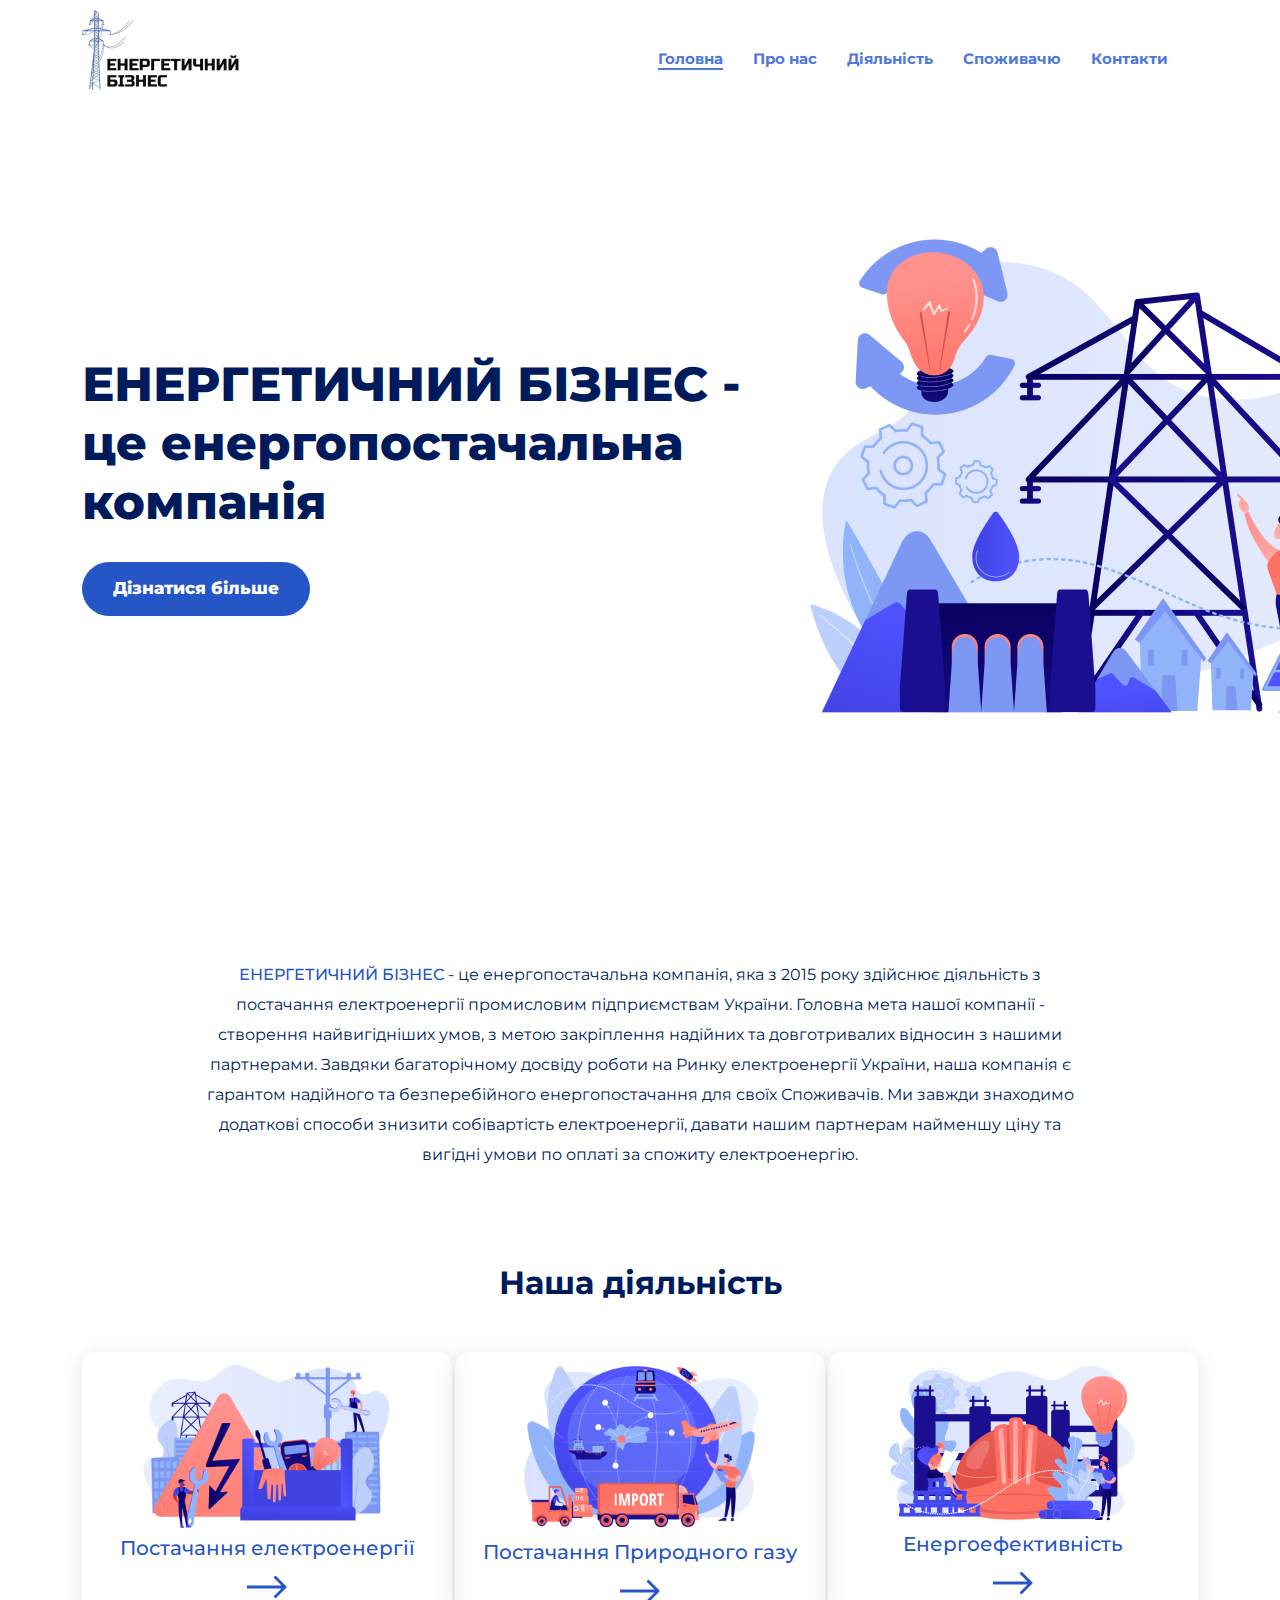
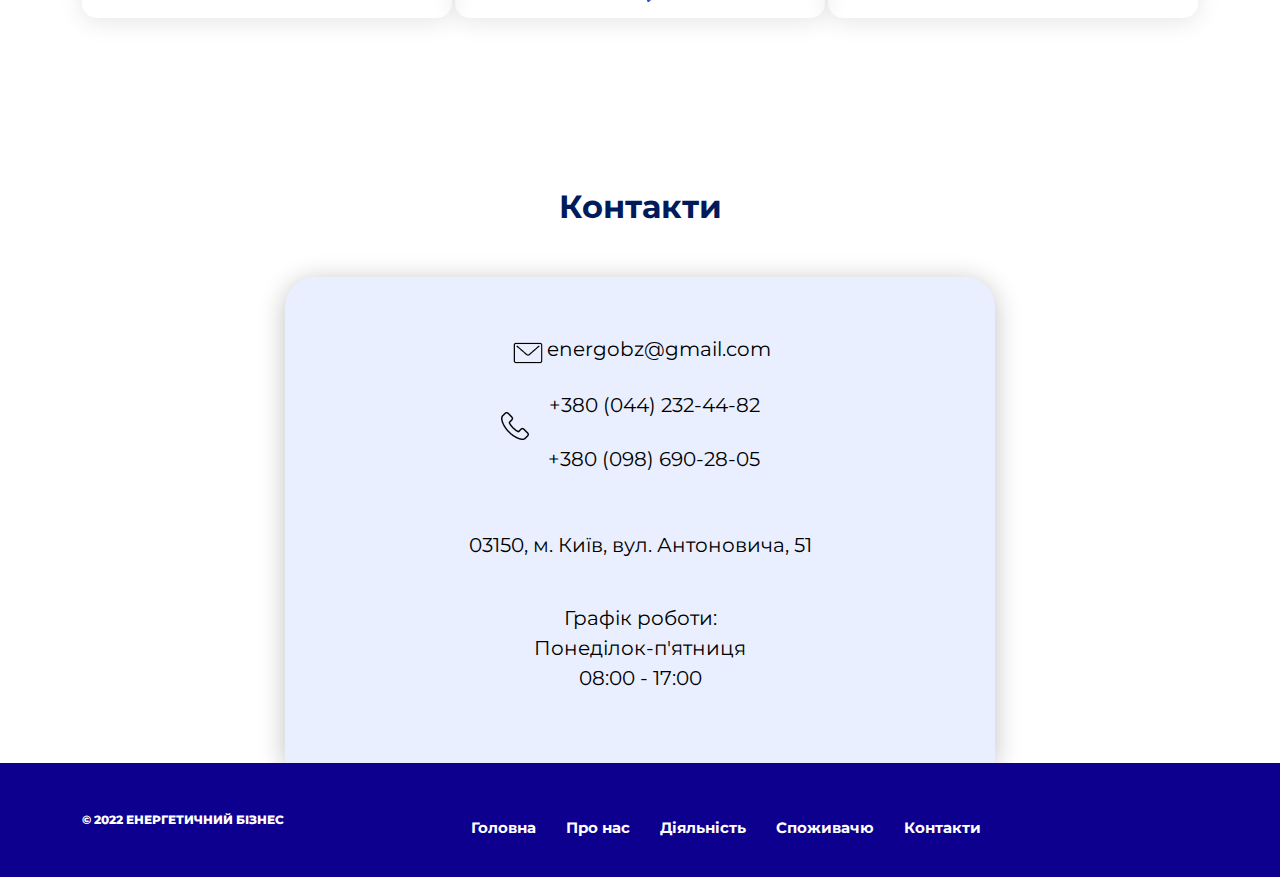
<file: index.html>
<!DOCTYPE html>
<html lang="ua">
  <head>
    <meta charset="UTF-8">
    <meta http-equiv="X-UA-Compatible" content="IE=edge">
    <meta name="viewport" content="width=device-width, initial-scale=1.0">
    <title>ЕНЕРГЕТИЧНИЙ БІЗНЕС</title>
    <link rel="preconnect" href="https://fonts.googleapis.com">
    <link rel="preconnect" href="https://fonts.gstatic.com" crossorigin>
    <link href="https://fonts.googleapis.com/css2?family=Montserrat:wght@400;500;600;700;800&display=swap" rel="stylesheet">

    <link rel="stylesheet" href="css/bootstrap.min.css">
    <link rel="stylesheet" href="css/afteranimate.css">
    <link rel="stylesheet" href="css/animate.css">
    <link rel="stylesheet" href="css/main.css">
</head>
<body>
  <!--header-->
  <header class="header" id="header">
      <div class="container">
        <div class="d-flex align-items-center justify-content-between">
            <a href="#" class="logo animated fadeInDown">
              <img src="img/logo.png" alt="">
            </a>
  
  
          <!--menu-->
  
  
          <ul class="menu d-none d-lg-flex align-items-center">
            <li class="menu__item">
              <a href="#home" class="menu__item_link menu__active">
                Головна
              </a>
            </li>
            <li class="menu__item">
              <a href="about.html" class="menu__item_link">
                Про нас
              </a>
            </li>
            <li class="dropdown menu__item_link">
              <a href="#activity" class="dropbtn menu__item_link">Діяльність</a>
              <div class="dropdown-content">
                <a href="energy.html">Постачання електроенергії</a>
                <a href="#">Постачання Природного газу</a>
                <a href="#">Енергоефективність</a>
              </div>
            </li>
            <li class="menu__item">
              <a href="#snake-section" class="menu__item_link">
                Споживачю
              </a>
            </li>
            <li class="menu__item">
              <a href="#contact" class="menu__item_link">
                Контакти
              </a>
            </li>
          </ul>
  
          <div class="burger animated fadeInRight">
            <ul class="menu_burger">
              <li class="menu__item_burger">
                <a href="#home" class="menu__item_link_burger">
                  Головна
                </a>
              </li>
              <li class="menu__item_burger">
                <a href="index.html" class="menu__item_link_burger">
                  Про нас
                </a>
              </li>
              <li class="menu__item_burger">
                <a href="#activity" class="menu__item_link_burger">
                  Діяльність
                </a>
              </li>
                

              <li class="menu__item_burger">
                <a class="menu__item_dropdown" href="energy.html">
                  Постачання електроенергії
                </a>
              </li>
              <li class="menu__item_burger">
                <a class="menu__item_dropdown" href="#">Постачання Природного газу</a>
              </li>
              <li class="menu__item_burger">
                <a class="menu__item_dropdown" href="#">Енергоефективність</a>
              </li>

              <li class="menu__item_burger">
                <a href="#portfolio-section" class="menu__item_link_burger">
                  Споживачю
                </a>
              </li>
              <li class="menu__item_burger">
                <a href="#contact" class="menu__item_link_burger">
                  Контакти
                </a>
              </li>
            </ul>
          </div>
          <button class="burger-btn" type="button">
            <span></span>
          </button>
        </div>
      </div>
  </header>
  <!--header-->
<section class="home-header">
    <div class="container">
      <div class="d-flex cont align-items-center">
        <div class="wrap">
          <h2 class="wrap__title">
            ЕНЕРГЕТИЧНИЙ БІЗНЕС - це енергопостачальна компанія
          </h2>
          <a href="#info" class="butn wrap__btn animated fadeInDown">
            Дізнатися більше
          </a>
        </div>
        <img class="home-img" src="img/home-header.png" alt="">
      </div>
    </div>
</section>
<section id="info">
  <div class="container">
    <p class="energy-business">
      <span class="energy-business_color">ЕНЕРГЕТИЧНИЙ БІЗНЕС</span> - це енергопостачальна компанія, яка з 2015 року здійснює діяльність з постачання електроенергії промисловим підприємствам України.
      Головна мета нашої компанії - створення найвигідніших умов, з метою закріплення надійних та довготривалих відносин з нашими партнерами.
      Завдяки багаторічному досвіду роботи на Ринку електроенергії України, наша компанія є гарантом надійного та безперебійного енергопостачання для своїх Споживачів.
      Ми завжди знаходимо додаткові способи знизити собівартість електроенергії, давати нашим партнерам найменшу ціну та вигідні умови по оплаті за спожиту електроенергію.
    </p>
    <h2 class="energy-title title" id="activity">
      Наша діяльність
    </h2>
    <div class="cart d-flex justify-content-between">
      <a href="energy.html" class="cart__item">
        <img class="cart__item_img" src="img/providenergy.png" alt="">
        <h3 class="cart__title">
          Постачання електроенергії
        </h3>
        <img class="cart__item_arrow" src="img/Arrow.png" alt="">
      </a>
      <a href="" class="cart__item">
        <img class="cart__item_img" src="img/providegas.png" alt="">
        <h3 class="cart__title">
          Постачання Природного газу
        </h3>
        <img class="cart__item_arrow" src="img/Arrow.png" alt="">
      </a>
      <a href="" class="cart__item">
        <img class="cart__item_img" src="img/efectenergy.png" alt="">
        <h3 class="cart__title">
          Енергоефективність
        </h3>
        <img class="cart__item_arrow" src="img/Arrow.png" alt="">
      </a>
    </div>
  </div>
</section>
<section class="contacts" id="contact">
  <div class="container">
    <h2 class="title">
      Контакти
    </h2>
    <div class="contact">
      <div class="d-flex justify-content-center">
        <img src="img/mail.png" alt="">
        <a class="mail" href="mailto:energobz@gmail.com">energobz@gmail.com</a>
      </div>
      <div class="d-flex justify-content-center align-items-center">
        <img src="img/phone.png" alt="">
        <div class="telephones">
          <a class="tel" href="tel:3800442324482">+380 (044) 232-44-82</a>
          <a class="tel" href="tel:3800986902805">+380 (098) 690-28-05</a>
        </div>
      </div>
      <p class="adress">
        03150, м. Київ, вул. Антоновича, 51
      </p>
      <p class="time">
        Графік роботи: Понеділок-п'ятниця 08:00 - 17:00
      </p>
    </div>
  </div>
</section>
<footer class="footer">
  <div class="container">
    <div class="d-flex align-items-center">
      <a href="" class="footer__logo">© 2022 ЕНЕРГЕТИЧНИЙ БІЗНЕС</a>
      <ul class="footer__menu d-flex align-items-center">
        <li class="menu__item_footer">
          <a href="#home" class="">
            Головна
          </a>
        </li>
        <li class="menu__item_footer">
          <a href="#mybenefits" class="">
            Про нас
          </a>
        </li>
        <li class="menu__item_footer">
          <a href="#activity" class="">Діяльність</a>
        </li>
        <li class="menu__item_footer">
          <a href="#snake-section" class="">
            Споживачю
          </a>
        </li>
        <li class="menu__item_footer">
          <a href="#contact" class="">
            Контакти
          </a>
        </li>
      </ul>
    </div>
  </div>
</footer>
  <script src="js/jquery-3.6.0.min.js">
  </script>
  <script src="js/main.js">
  </script>
  <script src="js/bootstrap.min.js">
  </script>
</body>
</html>
</file>
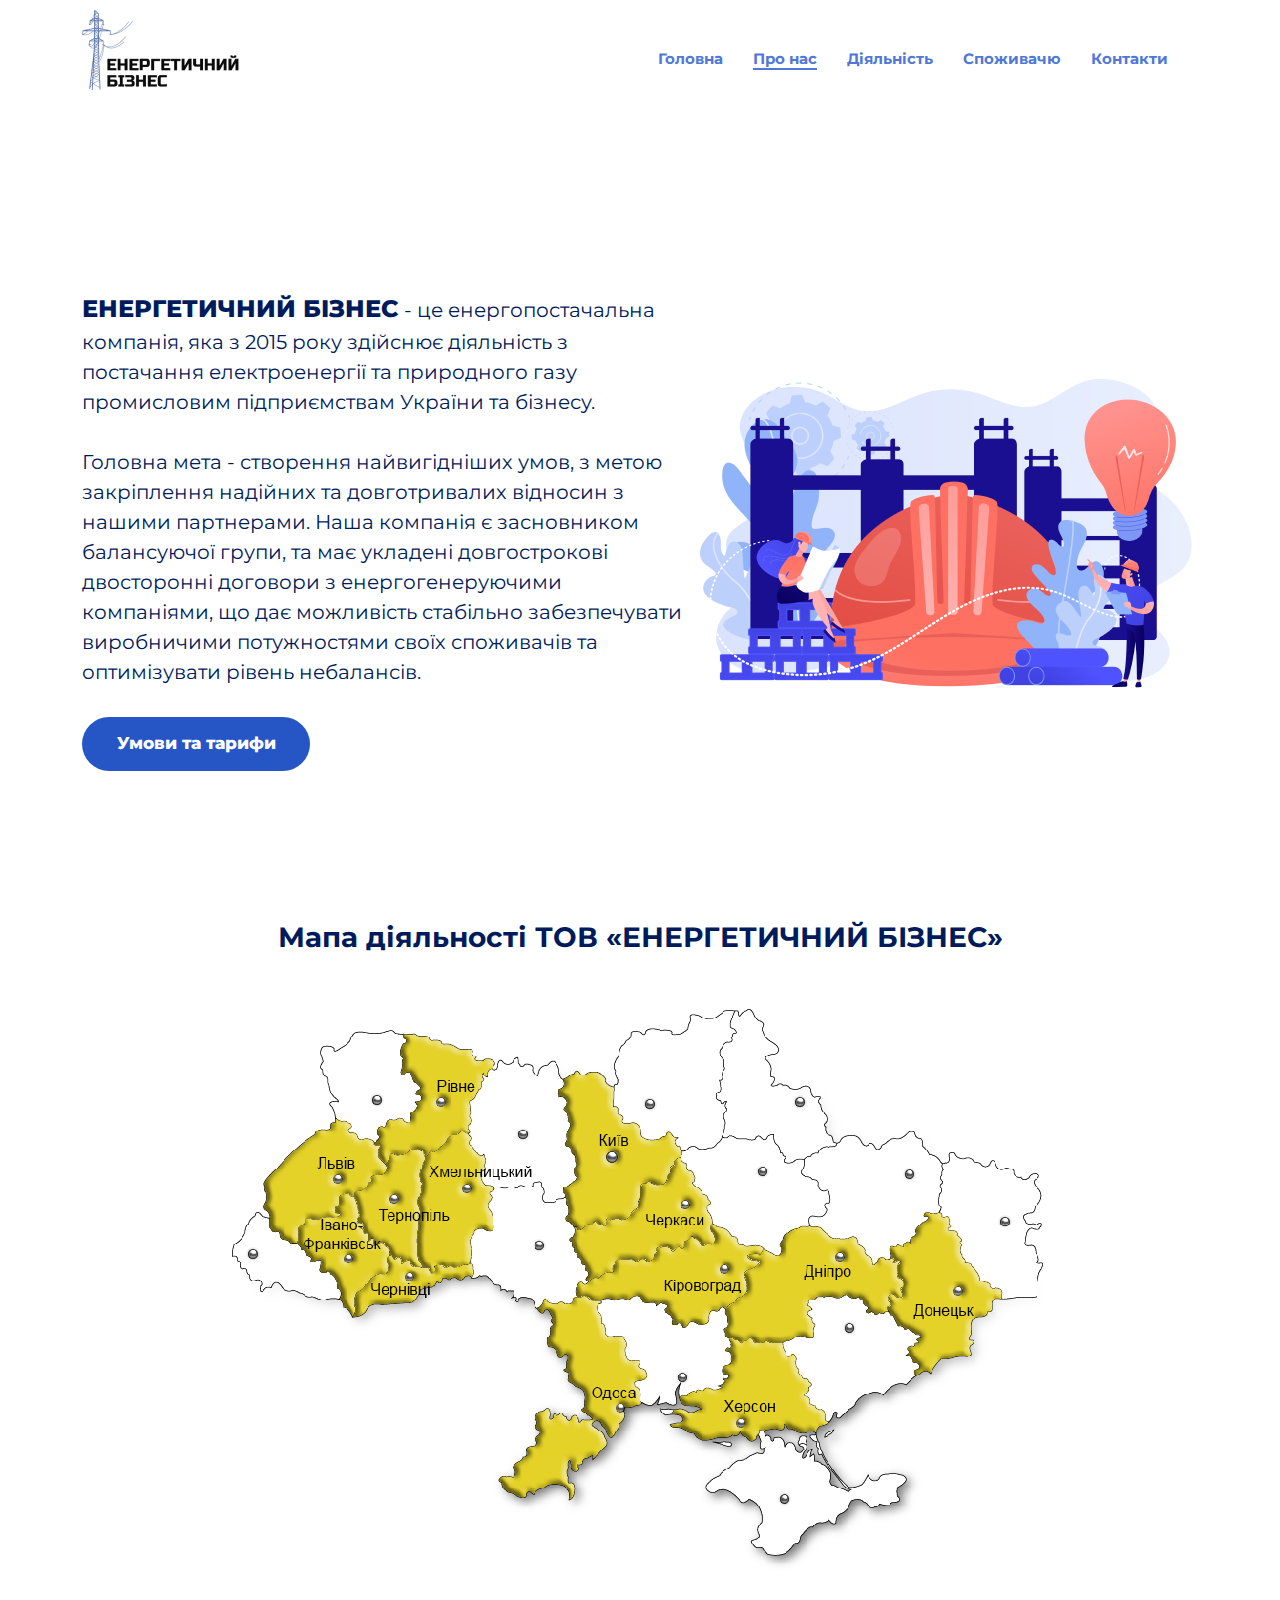
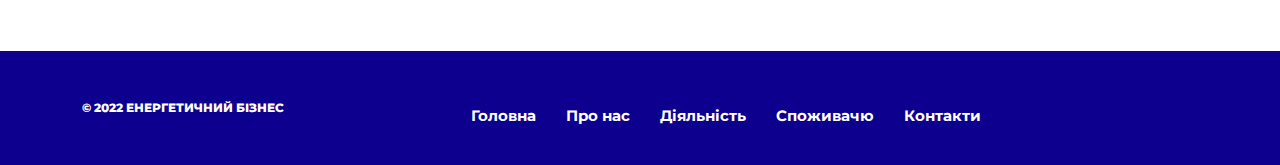
<file: about.html>
<!DOCTYPE html>
<html lang="ua">
  <head>
    <meta charset="UTF-8">
    <meta http-equiv="X-UA-Compatible" content="IE=edge">
    <meta name="viewport" content="width=device-width, initial-scale=1.0">
    <title>ЕНЕРГЕТИЧНИЙ БІЗНЕС</title>
    <link rel="preconnect" href="https://fonts.googleapis.com">
    <link rel="preconnect" href="https://fonts.gstatic.com" crossorigin>
    <link href="https://fonts.googleapis.com/css2?family=Montserrat:wght@400;500;600;700;800&display=swap" rel="stylesheet">

    <link rel="stylesheet" href="css/bootstrap.min.css">
    <link rel="stylesheet" href="css/afteranimate.css">
    <link rel="stylesheet" href="css/animate.css">
    <link rel="stylesheet" href="css/main.css">
</head>
<body>
  <!--header-->
  <header class="header" id="header">
      <div class="container">
        <div class="d-flex align-items-center justify-content-between">
            <a href="#" class="logo animated fadeInDown">
              <img src="img/logo.png" alt="">
            </a>
  
  
          <!--menu-->
  
  
          <ul class="menu d-none d-lg-flex align-items-center">
            <li class="menu__item">
              <a href="index.html" class="menu__item_link">
                Головна
              </a>
            </li>
            <li class="menu__item">
              <a href="about.html" class="menu__item_link menu__active">
                Про нас
              </a>
            </li>
            <li class="dropdown menu__item_link">
              <a href="index.html#activity" class="dropbtn menu__item_link">Діяльність</a>
              <div class="dropdown-content">
                <a href="energy.html">Постачання електроенергії</a>
                <a href="#">Постачання Природного газу</a>
                <a href="#">Енергоефективність</a>
              </div>
            </li>
            <li class="menu__item">
              <a href="#snake-section" class="menu__item_link">
                Споживачю
              </a>
            </li>
            <li class="menu__item">
              <a href="#contact" class="menu__item_link">
                Контакти
              </a>
            </li>
          </ul>
  
          <div class="burger animated fadeInRight">
            <ul class="menu_burger">
              <li class="menu__item_burger">
                <a href="index.html" class="menu__item_link_burger">
                  Головна
                </a>
              </li>
              <li class="menu__item_burger">
                <a href="about.html" class="menu__item_link_burger">
                  Про нас
                </a>
              </li>
              <li class="menu__item_burger">
                <a href="index.html#activity" class="menu__item_link_burger">
                  Діяльність
                </a>
              </li>
                

              <li class="menu__item_burger">
                <a class="menu__item_dropdown" href="energy.html">
                  Постачання електроенергії
                </a>
              </li>
              <li class="menu__item_burger">
                <a class="menu__item_dropdown" href="#">Постачання Природного газу</a>
              </li>
              <li class="menu__item_burger">
                <a class="menu__item_dropdown" href="#">Енергоефективність</a>
              </li>

              <li class="menu__item_burger">
                <a href="#portfolio-section" class="menu__item_link_burger">
                  Споживачю
                </a>
              </li>
              <li class="menu__item_burger">
                <a href="#contact" class="menu__item_link_burger">
                  Контакти
                </a>
              </li>
            </ul>
          </div>
          <button class="burger-btn" type="button">
            <span></span>
          </button>
        </div>
      </div>
  </header>
  <!--header-->
<section class="section-about">
    <div class="container">
        <div class="offer justify-content-between d-lg-flex align-items-center">
            <div class="">
                <p class="offer__text">
                    <span class="offer__text_color">ЕНЕРГЕТИЧНИЙ БІЗНЕС</span> - це енергопостачальна компанія, яка з 2015 року здійснює діяльність з постачання електроенергії та природного газу промисловим підприємствам України та бізнесу. <br><br> Головна мета - створення найвигідніших умов, з метою закріплення надійних та довготривалих відносин з нашими партнерами.
                    Наша компанія є засновником балансуючої групи, та має укладені довгострокові двосторонні договори з енергогенеруючими компаніями, що дає можливість стабільно забезпечувати виробничими потужностями своїх споживачів та оптимізувати рівень небалансів.
    
                </p>
                <a href="conditions.html" class="butn map__btn">Умови та тарифи</a>
            </div>
            <img class="offer__img" src="img/efectenergy.png" alt="">
        </div>
    </div>
</section>
<section class="maps">
    <div class="container">
        <div class="map">
            <h2 class="map__title title">
                Мапа діяльності ТОВ «ЕНЕРГЕТИЧНИЙ БІЗНЕС»
            </h2>
            <img class="map__img" src="img/ukraine.png" alt="">
        </div>
    </div>
</section>
<footer class="footer">
  <div class="container">
    <div class="d-flex align-items-center">
      <a href="" class="footer__logo">© 2022 ЕНЕРГЕТИЧНИЙ БІЗНЕС</a>
      <ul class="footer__menu d-flex align-items-center">
        <li class="menu__item_footer">
          <a href="#home" class="">
            Головна
          </a>
        </li>
        <li class="menu__item_footer">
          <a href="#mybenefits" class="">
            Про нас
          </a>
        </li>
        <li class="menu__item_footer">
          <a href="index.html#activity" class="">Діяльність</a>
        </li>
        <li class="menu__item_footer">
          <a href="#snake-section" class="">
            Споживачю
          </a>
        </li>
        <li class="menu__item_footer">
          <a href="#contact" class="">
            Контакти
          </a>
        </li>
      </ul>
    </div>
  </div>
</footer>
  <script src="js/jquery-3.6.0.min.js">
  </script>
  <script src="js/main.js">
  </script>
  <script src="js/bootstrap.min.js">
  </script>
</body>
</html>
</file>
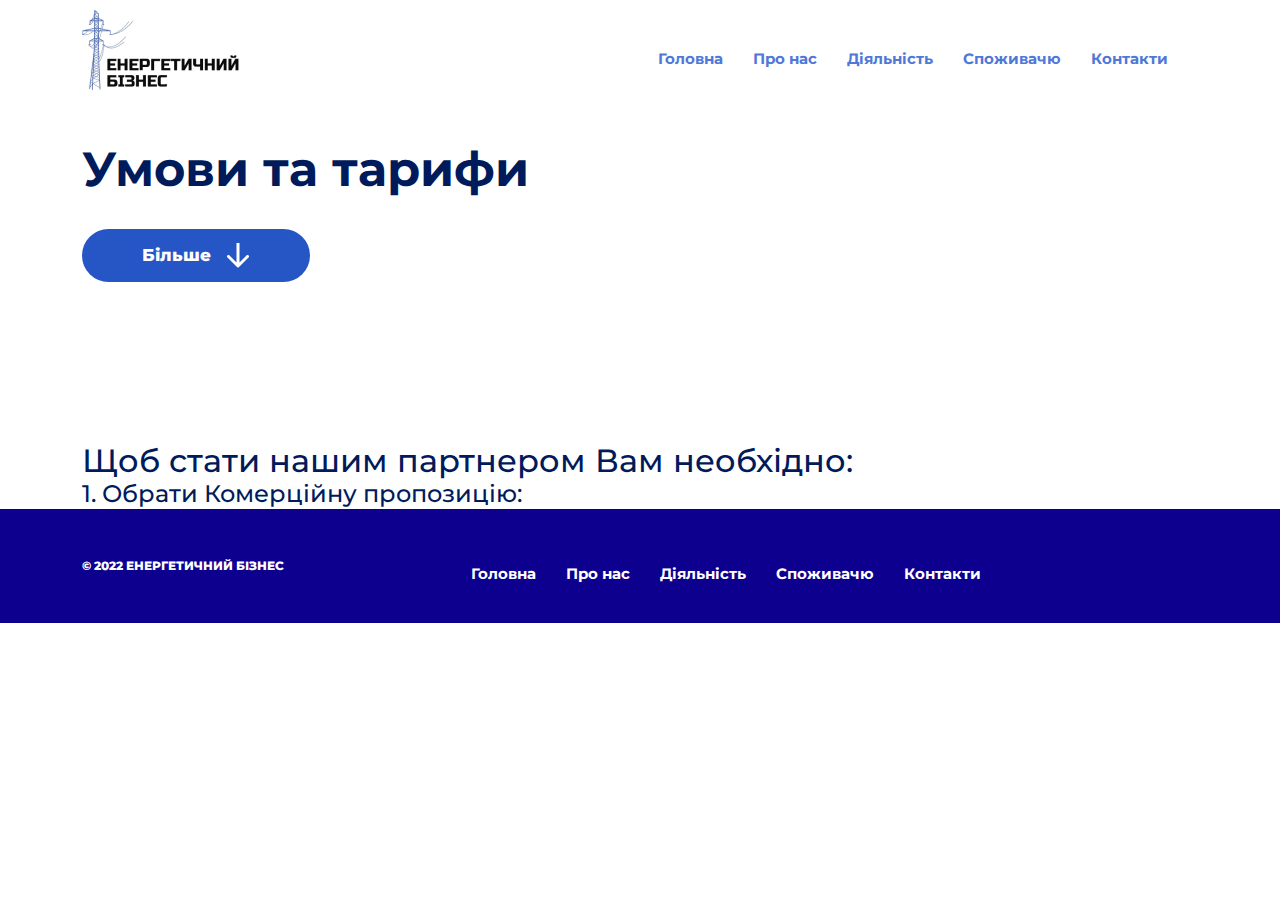
<file: conditions.html>
<!DOCTYPE html>
<html lang="ua">
  <head>
    <meta charset="UTF-8">
    <meta http-equiv="X-UA-Compatible" content="IE=edge">
    <meta name="viewport" content="width=device-width, initial-scale=1.0">
    <title>ЕНЕРГЕТИЧНИЙ БІЗНЕС</title>
    <link rel="preconnect" href="https://fonts.googleapis.com">
    <link rel="preconnect" href="https://fonts.gstatic.com" crossorigin>
    <link href="https://fonts.googleapis.com/css2?family=Montserrat:wght@400;500;600;700;800&display=swap" rel="stylesheet">

    <link rel="stylesheet" href="css/bootstrap.min.css">
    <link rel="stylesheet" href="css/afteranimate.css">
    <link rel="stylesheet" href="css/animate.css">
    <link rel="stylesheet" href="css/main.css">
</head>
<body>
  <!--header-->
  <header class="header" id="header">
      <div class="container">
        <div class="d-flex align-items-center justify-content-between">
            <a href="#" class="logo animated fadeInDown">
              <img src="img/logo.png" alt="">
            </a>
  
  
          <!--menu-->
  
  
          <ul class="menu d-none d-lg-flex align-items-center">
            <li class="menu__item">
              <a href="index.html" class="menu__item_link">
                Головна
              </a>
            </li>
            <li class="menu__item">
              <a href="about.html" class="menu__item_link">
                Про нас
              </a>
            </li>
            <li class="dropdown menu__item_link">
              <a href="index.html#activity" class="dropbtn menu__item_link">Діяльність</a>
              <div class="dropdown-content">
                <a href="energy.html">Постачання електроенергії</a>
                <a href="#">Постачання Природного газу</a>
                <a href="#">Енергоефективність</a>
              </div>
            </li>
            <li class="menu__item">
              <a href="#snake-section" class="menu__item_link">
                Споживачю
              </a>
            </li>
            <li class="menu__item">
              <a href="index.html#contact" class="menu__item_link">
                Контакти
              </a>
            </li>
          </ul>
  
          <div class="burger animated fadeInRight">
            <ul class="menu_burger">
              <li class="menu__item_burger">
                <a href="index.html" class="menu__item_link_burger">
                  Головна
                </a>
              </li>
              <li class="menu__item_burger">
                <a href="about.html" class="menu__item_link_burger">
                  Про нас
                </a>
              </li>
              <li class="menu__item_burger">
                <a href="index.html#activity" class="menu__item_link_burger">
                  Діяльність
                </a>
              </li>
                

              <li class="menu__item_burger">
                <a class="menu__item_dropdown" href="energy.html">
                  Постачання електроенергії
                </a>
              </li>
              <li class="menu__item_burger">
                <a class="menu__item_dropdown" href="#">Постачання Природного газу</a>
              </li>
              <li class="menu__item_burger">
                <a class="menu__item_dropdown" href="#">Енергоефективність</a>
              </li>

              <li class="menu__item_burger">
                <a href="#portfolio-section" class="menu__item_link_burger">
                  Споживачю
                </a>
              </li>
              <li class="menu__item_burger">
                <a href="index.html#contact" class="menu__item_link_burger">
                  Контакти
                </a>
              </li>
            </ul>
          </div>
          <button class="burger-btn" type="button">
            <span></span>
          </button>
        </div>
      </div>
  </header>
  <!--header-->
<section class="conditions">
    <div class="container">
        <div class="condition d-flex">
            <div class="condition__wrapper">
                <h1 class="condition__title title">
                    Умови та тарифи
                </h1>
                <a href="#partners" class="butn justify-content-center condition__btn d-flex">Більше <img src="img/Arrowbtn.png" alt=""></a> 
            </div>
        </div>
    </div>
</section>
<section id="partners">
    <div class="container">
        <h2 class="partners__title">
            Щоб стати нашим партнером Вам необхідно:
        </h2>
        <div class="partner d-flex">
            <div class="partner__item">
                <h4 class="partner__title">
                    1. Обрати Комерційну пропозицію:
                </h4>
            </div>
        </div>
    </div>
</section>
<footer class="footer">
  <div class="container">
    <div class="d-flex align-items-center">
      <a href="" class="footer__logo">© 2022 ЕНЕРГЕТИЧНИЙ БІЗНЕС</a>
      <ul class="footer__menu d-flex align-items-center">
        <li class="menu__item_footer">
          <a href="#home" class="">
            Головна
          </a>
        </li>
        <li class="menu__item_footer">
          <a href="#mybenefits" class="">
            Про нас
          </a>
        </li>
        <li class="menu__item_footer">
          <a href="index.html#activity" class="">Діяльність</a>
        </li>
        <li class="menu__item_footer">
          <a href="#snake-section" class="">
            Споживачю
          </a>
        </li>
        <li class="menu__item_footer">
          <a href="#contact" class="">
            Контакти
          </a>
        </li>
      </ul>
    </div>
  </div>
</footer>
  <script src="js/jquery-3.6.0.min.js">
  </script>
  <script src="js/main.js">
  </script>
  <script src="js/bootstrap.min.js">
  </script>
</body>
</html>
</file>
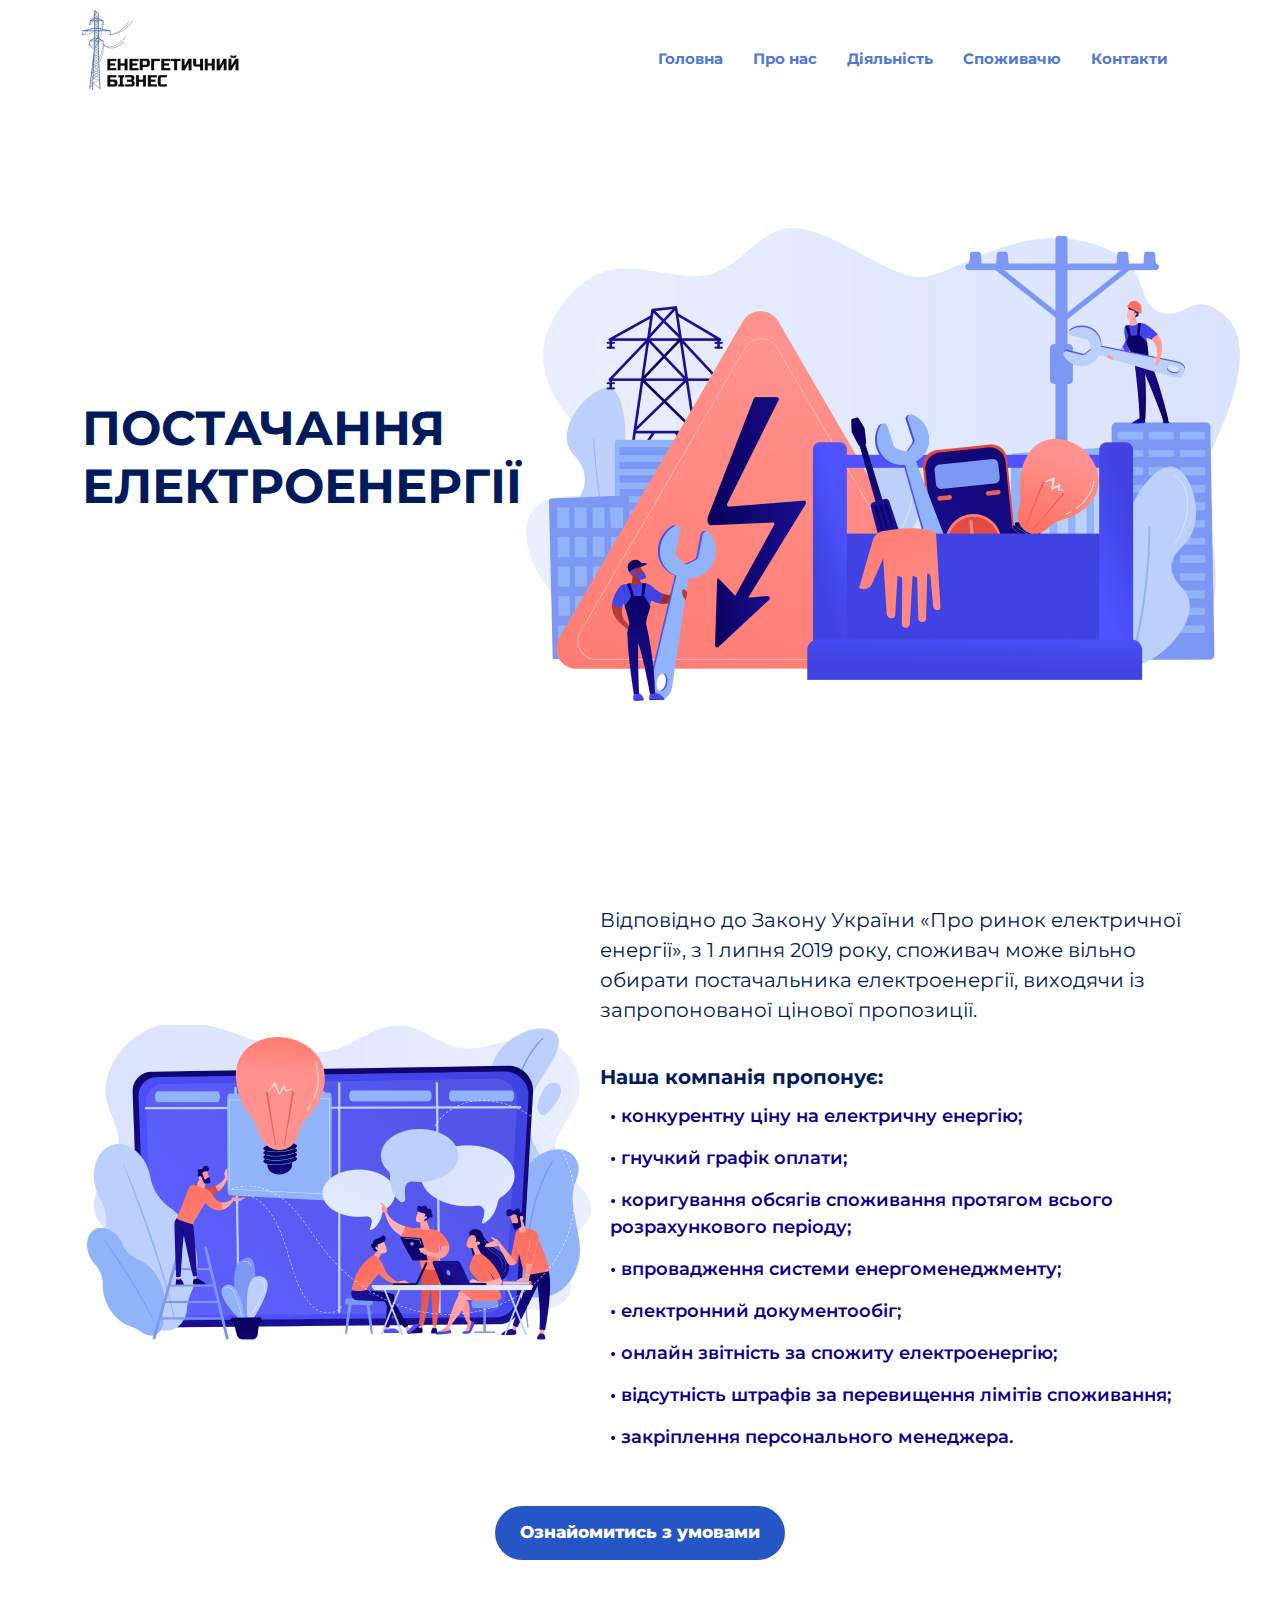
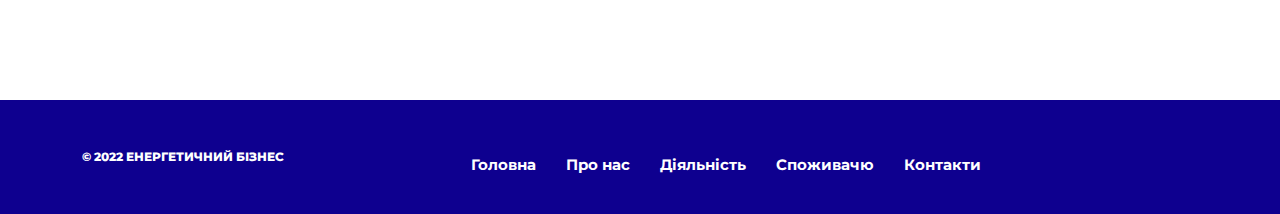
<file: energy.html>
<!DOCTYPE html>
<html lang="ua">
  <head>
    <meta charset="UTF-8">
    <meta http-equiv="X-UA-Compatible" content="IE=edge">
    <meta name="viewport" content="width=device-width, initial-scale=1.0">
    <title>ЕНЕРГЕТИЧНИЙ БІЗНЕС</title>
    <link rel="preconnect" href="https://fonts.googleapis.com">
    <link rel="preconnect" href="https://fonts.gstatic.com" crossorigin>
    <link href="https://fonts.googleapis.com/css2?family=Montserrat:wght@400;500;600;700;800&display=swap" rel="stylesheet">

    <link rel="stylesheet" href="css/bootstrap.min.css">
    <link rel="stylesheet" href="css/afteranimate.css">
    <link rel="stylesheet" href="css/animate.css">
    <link rel="stylesheet" href="css/main.css">
</head>
<body>
  <!--header-->
  <header class="header" id="header">
      <div class="container">
        <div class="d-flex align-items-center justify-content-between">
            <a href="#" class="logo animated fadeInDown">
              <img src="img/logo.png" alt="">
            </a>
  
  
          <!--menu-->
  
  
          <ul class="menu d-none d-lg-flex align-items-center">
            <li class="menu__item">
              <a href="index.html" class="menu__item_link">
                Головна
              </a>
            </li>
            <li class="menu__item">
              <a href="about.html" class="menu__item_link">
                Про нас
              </a>
            </li>
            <li class="dropdown menu__item_link">
              <a href="index.html#activity" class="dropbtn menu__item_link">Діяльність</a>
              <div class="dropdown-content">
                <a href="energy.html">Постачання електроенергії</a>
                <a href="#">Постачання Природного газу</a>
                <a href="#">Енергоефективність</a>
              </div>
            </li>
            <li class="menu__item">
              <a href="#snake-section" class="menu__item_link">
                Споживачю
              </a>
            </li>
            <li class="menu__item">
              <a href="index.html#contact" class="menu__item_link">
                Контакти
              </a>
            </li>
          </ul>
  
          <div class="burger animated fadeInRight">
            <ul class="menu_burger">
              <li class="menu__item_burger">
                <a href="index.html" class="menu__item_link_burger">
                  Головна
                </a>
              </li>
              <li class="menu__item_burger">
                <a href="about.html" class="menu__item_link_burger">
                  Про нас
                </a>
              </li>
              <li class="menu__item_burger">
                <a href="index.html#activity" class="menu__item_link_burger">
                  Діяльність
                </a>
              </li>
                

              <li class="menu__item_burger">
                <a class="menu__item_dropdown" href="energy.html">
                  Постачання електроенергії
                </a>
              </li>
              <li class="menu__item_burger">
                <a class="menu__item_dropdown" href="#">Постачання Природного газу</a>
              </li>
              <li class="menu__item_burger">
                <a class="menu__item_dropdown" href="#">Енергоефективність</a>
              </li>

              <li class="menu__item_burger">
                <a href="#portfolio-section" class="menu__item_link_burger">
                  Споживачю
                </a>
              </li>
              <li class="menu__item_burger">
                <a href="index.html#contact" class="menu__item_link_burger">
                  Контакти
                </a>
              </li>
            </ul>
          </div>
          <button class="burger-btn" type="button">
            <span></span>
          </button>
        </div>
      </div>
  </header>
  <!--header-->
<section class="section-energy">
    <div class="container">
        <div class="d-flex contents align-items-center justify-content-between">
            <h1 class="contents__title title">
                ПОСТАЧАННЯ ЕЛЕКТРОЕНЕРГІЇ
            </h1>
            <img src="img/providenergy.png" alt="">
        </div>
    </div>
</section>
<section class="section-energy-bottom">
    <div class="container">
        <div class="d-flex offers align-items-center">
            <img src="img/offer.png" alt="">
            <div>
                <p class="offers__text">
                    Відповідно до Закону України «Про ринок електричної енергії», з 1 липня 2019 року, споживач може вільно обирати постачальника електроенергії, виходячи із запропонованої цінової пропозиції. 
                </p>
                <h4 class="offers__title title">
                    Наша компанія пропонує:
                </h4>
                <ul class="offers__list">
                    <li>
                        • конкурентну ціну на електричну енергію;        
                    </li>
                    <li>
                        • гнучкий графік оплати;
                    </li>
                    <li>
                        • коригування обсягів споживання протягом всього розрахункового періоду;
                    </li>
                    <li>
                        • впровадження системи енергоменеджменту;
                    </li>
                    <li>
                        • електронний документообіг;
                    </li>
                    <li>
                        • онлайн звітність за спожиту електроенергію;
                    </li>
                    <li>
                        • відсутність штрафів за перевищення лімітів споживання;
                    </li>
                    <li>
                        • закріплення персонального менеджера.
                    </li>
                </ul>
            </div>
        </div>
        <a href="conditions.html" class="butn offers__butn">
            Ознайомитись з умовами
        </a>
    </div>
</section>
<footer class="footer">
  <div class="container">
    <div class="d-flex align-items-center">
      <a href="" class="footer__logo">© 2022 ЕНЕРГЕТИЧНИЙ БІЗНЕС</a>
      <ul class="footer__menu d-flex align-items-center">
        <li class="menu__item_footer">
          <a href="#home" class="">
            Головна
          </a>
        </li>
        <li class="menu__item_footer">
          <a href="#mybenefits" class="">
            Про нас
          </a>
        </li>
        <li class="menu__item_footer">
          <a href="index.html#activity" class="">Діяльність</a>
        </li>
        <li class="menu__item_footer">
          <a href="#snake-section" class="">
            Споживачю
          </a>
        </li>
        <li class="menu__item_footer">
          <a href="#contact" class="">
            Контакти
          </a>
        </li>
      </ul>
    </div>
  </div>
</footer>
  <script src="js/jquery-3.6.0.min.js">
  </script>
  <script src="js/main.js">
  </script>
  <script src="js/bootstrap.min.js">
  </script>
</body>
</html>
</file>
<file: css/main.css>
*{
    box-sizing: border-box;
  }
  body{
    font-size: 36px;
    font-family: 'Montserrat', sans-serif;
    color: #001B5B;
    overflow-x: hidden;
  }
  button,
  textarea,
  button:hover{
    font-family: 'Montserrat', sans-serif;
    outline: none;
    border: none;
    box-shadow: none;
    cursor: none;
  }
  input{
    outline: none;
    border: none;
  }
  h1, h2, h3, h4, h5, h6{
    padding: 0;
    margin: 0;
    font-family: 'Montserrat', sans-serif;
  }
  p{
    padding: 0;
    margin: 0;
  }
  ul, li{
    display: block;
    padding: 0;
    margin: 0;
  }
  .header{
    padding-top: 10px;
  }
  a{
    text-decoration: none;
    font-weight: 700;
    color: #001B5B;
  }
  a:hover{
    color: #001B5B;
  }
  img{
    max-width: 100%;
    object-fit: cover;
    display: block;
  }
  .title{
    font-weight: 700;
    font-size: 48px;
  }

  .butn{
    background: #2655C5;
    border-radius: 50px;
    color: #fff;
    font-size: 17px;
    font-weight: 800;
    padding: 14px 0;
    display: block;
    width: 228px;
    text-align: center;
    transition: all 0.5s ease;
  }
  .butn:hover{
    box-shadow: 0px 4px 22px rgba(62, 101, 192, 0.64);
    transition: all 0.5s ease;
    color: #fff;
  }
  .menu{
    position: relative;
  }
  .menu__active{
    margin-bottom: 0;
    border-bottom: 2px solid #4F78D9;
  }
  .menu__item {
    margin-right: 30px;
    transition: all 0.5s ease;
  }
  .menu__item_link {
    font-size: 15px;
    color: #4F78D9 !important;
    font-weight: 700;
  }
  .menu__item_link:hover{
    color: #4F78D9;
    border-bottom: 2px solid #4F78D9;
  }
 .theme__title{
    display: block;
    font-size: 14px;
    font-weight: 600;
    color: #001B5B;
 }
 .burger-btn{
    display: none;
    z-index: 99999;
    margin-top: 20px;
  }
  .burger{
      height: 100%;
      width: 50%;
      background: #fff;
      position: absolute;
      z-index: 9999;
      right: 0;
      top: 0;
      padding: 22px;
      display: none;
      box-shadow: 0px -20px 56px rgba(0, 0, 0, 0.25);
  }
  .title{
    text-align: center;
    color: #001B5B;
    font-weight: 700;
    font-size: 32px;
  }

.wrap__title{
  font-weight: 800;
  font-size: 48px;
  line-height: 59px;
  color: #001B5B;
  width: 680px;
}
.wrap__btn{
   margin-top: 30px;
}
.home-header{
  overflow-x: hidden;
  padding-top: 120px;
}
.dropbtn {
  color: #4F78D9;
  font-size: 15px;
  border: none;
}
.dropdown-content {
  display: none;
  position: absolute;
  background-color: #fff;
  min-width: 190px;
  box-shadow: 0px 4px 13px rgba(0, 0, 0, 0.25);
  z-index: 1;
  border-radius: 13px;
  left: -50px;
}
.dropdown{
  margin-top: 18px;
  margin-right: 30px;
}
.dropdown-content a {
  color: #4F78D9;
  padding: 12px 16px;
  text-decoration: none;
  display: block;
  border-radius: 13px;
  font-weight: 500;
  text-align: center;
}

.dropdown-content a:hover {
  background-color: #f4f4f4;
}

.dropdown:hover .dropdown-content {
  display: block;
}

.menu__item_dropdown{
  font-size: 14px !important;
  margin-top: -10px !important;
  color: #275cd8;
  font-weight: 800 !important;
}
.energy-business{
  text-align: center;
  font-weight: 400;
  font-size: 16px;
  max-width: 900px;
  margin: 200px auto 0;
  line-height: 30px;
}
.energy-business_color{
  color: #2655C5;
  font-weight: 500;
}
.energy-title{
  margin-top: 94px;
  margin-bottom: 50px;
}
.cart__item{
  max-width: 370px;
  width: 100%;
  box-shadow: 0px 4px 25px rgba(0, 0, 0, 0.1);
  border-radius: 15px;
  transition: all 0.3s ease;
}
.cart__title{
  text-align: center;
  color: #2655C5;
  font-weight: 500;
  font-size: 20px;  
}
.contacts{
  padding-top: 170px;
}
.contact{
  background: #E9EFFF;
  box-shadow: 0px 4px 26px rgba(0, 0, 0, 0.25);
  border-radius: 30px 30px 0px 0px;
  text-align: center;
  max-width: 710px;
  margin: 0 auto;
  padding: 57px 0 70px 0;
  margin-top: 50px;
}
.cart__item_img{
  max-width: 250px;
  margin: 0 auto;
}
.cart__item_arrow{
  margin: 15px auto;
}
.cart__item:hover{
  transform: scale(1.05);
  transition: all 0.3s ease;
}
.mail, .tel, .adress, .time{
  color: #000;
  font-weight: 400;
  font-size: 20px;
}
.adress{
  margin-top: 50px;
}

.telephones{
  max-width: 250px;
}
.time{
  max-width: 260px;
  margin: 43px auto 0;
}
.menu__item_footer{
  margin-right: 30px;
}
.footer{
  background: #0E008F;
  color: #fff;
  padding: 30px 0;
}
.menu__item_footer a{
  color: #fff;
  font-size: 15px;
  font-weight: 700;

}
.footer__logo{
  font-weight: 800;
  font-size: 12px;
  color: #fff;
}
.footer__logo:hover{
  color: #fff;
}
.footer__menu{
  margin: 0 auto;
}
 /* Large: 992px - 1199px */
@media (max-width: 1199px) {
  .cart {
    flex-wrap: wrap;
    justify-content: center !important;
  }
  .cart__item{
    margin-bottom: 40px;
    margin-right: 30px;
  }
  }
  
  /* Medium: 768px - 991px */
  @media (max-width: 991px) {
    .footer__menu{
      flex-wrap:wrap; 
      text-align: center;
    }
    .wrap__title{
      max-width: 650px;
    }
    .cont {
      flex-wrap: wrap;
    }
    .burger.active{
      display: block;
    }
    .theme_burger{
      justify-content: center;
      margin-top: 40px;
    }
    .menu_burger{
      margin-top: 50%;
    }
    .menu__item_burger{
      text-align: center;
      
    }
    .menu__item_burger a{
      font-size: 18px;
      margin-bottom: 20px;
      color: #3E65C0;
      font-weight: 500;
      text-align: center;
    }

    .burger-btn{
      display: block;
      position: relative;
      width: 30px;
      height: 20px;
      background: none;
    }
    .burger-btn::before,
    .burger-btn::after{
      content: '';
      background-color: #001B5B;
      position: absolute;
      width: 100%;
      height: 2px;
      left: 0;
      transition: all 0.4s ease;
    }
    .burger-btn::before{
      top: 0;
    }
    .burger-btn::after{
      bottom: 0;
    }
    .burger-btn span{
      position: absolute;
      background-color: #001B5B;
      left: 0;
      width: 100%;
      height: 2px;
      top: 9px;
      transition: all 0.4s ease;
    }
    .burger-btn.active::before{
      transform: rotate(45deg);
      top: 9px;
      transition: all 0.4s ease;
    }
    .burger-btn.active::after{
      transform: rotate(-45deg);
      bottom: 9px;
      transition: all 0.4s ease;
    }
    .burger-btn.active span{
      transform: scale(0);
      transition: all 0.3s ease;
    }

  }
  /* Small: 576px - 767px */
  @media (max-width: 767px) {
    .menu__item_footer a{
      font-size: 14px;
    }
    .menu__item_footer{
      margin-right: 15px;
    }
    .wrap__title{
      font-size: 32px;
      line-height: 1.4em;
    }
    .contacts{
      padding-top: 50px;
    }
    .energy-business{
      margin-top: 40px;
      font-size: 14px;
    }
    .wrap__btn{
      margin-top: 15px;
    }
    .cart__item{
      margin-right: 0;
    }
  }
  
  /* Extra small: 0px (320px) - 575px */
  @media (max-width: 575px) {
    .wrap__title{
      font-weight: 800;
      font-size: 28px;
    }
  }
/*about us*/
.maps{
  padding-bottom: 78px;
}
.offer__text{
  font-size: 20px;
  max-width: 600px;
  margin-bottom: 30px;
} 
.offer__text_color{
  font-weight: 800;
  font-size: 24px;
} 
.section-about{
  padding: 200px 0 150px 0;
}
.map__title{
  font-size: 28px;
}
.map__img{
  margin: 55px auto 0;
}

  /* Medium: 768px - 991px */
  @media (max-width: 991px) {
    .map__btn{
      margin: 0 auto;
    }
    .offer__img{
      margin: 0 auto;
    }
  }
  /* Small: 576px - 767px */
  @media (max-width: 767px) {
  }
  
  /* Extra small: 0px (320px) - 575px */
  @media (max-width: 575px) {
    .offer__text{
      font-size: 14px;
    }
    .map__title{
      font-size: 23px;
    }
  }
  /*electrical*/
  .contents__title{
    max-width: 500px;
    text-align: left;
    font-size: 48px;
  }
  .section-energy{
    padding-top: 100px;
  }
  .offers__text{
    font-size: 20px;
    margin-bottom: 40px;
  }
  .offers__title{
    text-align: left;
    font-size: 20px;
  }
  .offers__list{
    font-size: 18px;
    font-weight: 600;
    color: #0E008F;
    margin-left: 10px;
    margin-top: 14px;
  }
  .offers__list li{
    margin-bottom: 15px;
  }
  .section-energy-bottom{
    padding-top: 180px;
    padding-bottom: 140px;
  }
  .offers__butn{
    width: 290px;
    margin: 40px auto 0;
  }
   /* Large: 992px - 1199px */
@media (max-width: 1199px) {
  .offers{
    flex-wrap: wrap;
    justify-content: center;
  }
  .offers__text{
    text-align: center;
  }
  .contents {
    flex-wrap: wrap;
  }
  .contents__title{
    text-align: center;
    margin: 0 auto;
  }
  }
  
  /* Medium: 768px - 991px */
  @media (max-width: 991px) {

  }
  /* Small: 576px - 767px */
  @media (max-width: 767px) {
    .contents__title{
      font-size: 38px;
    }
    .offers__text{
      font-size: 16px;
    }
    .offers__list li{
      font-size: 15px;
    }
  }
  
  /* Extra small: 0px (320px) - 575px */
  @media (max-width: 575px) {
    .offers__butn{
      font-size: 15px;
      width: 250px;
    }
    .contents__title {
      font-size: 28px;
    }
    .section-energy-bottom{
      padding-top: 80px;
      padding-bottom: 40px;
    }
  }
.conditions{
  padding-top: 50px;
  padding-bottom: 160px;
}
.condition__btn img{
  margin-left: 15px;
  transition: all 0.5s ease;
  height: 25px;

}
.condition__btn{
  height: 53px;
}
.condition__btn img:hover{
  margin-top: 8px;
  transition: all 0.5s ease;
}
.condition__title{
  font-size: 48px;
  margin-bottom: 30px;
}
</file>
<file: css/afteranimate.css>
.benefit__item{
  transition: all 0.5s ease !important;
}
.benefit__item:hover{
  transform: scale(1.05) !important;
  transition: all 0.5s ease !important;
}
</file>
